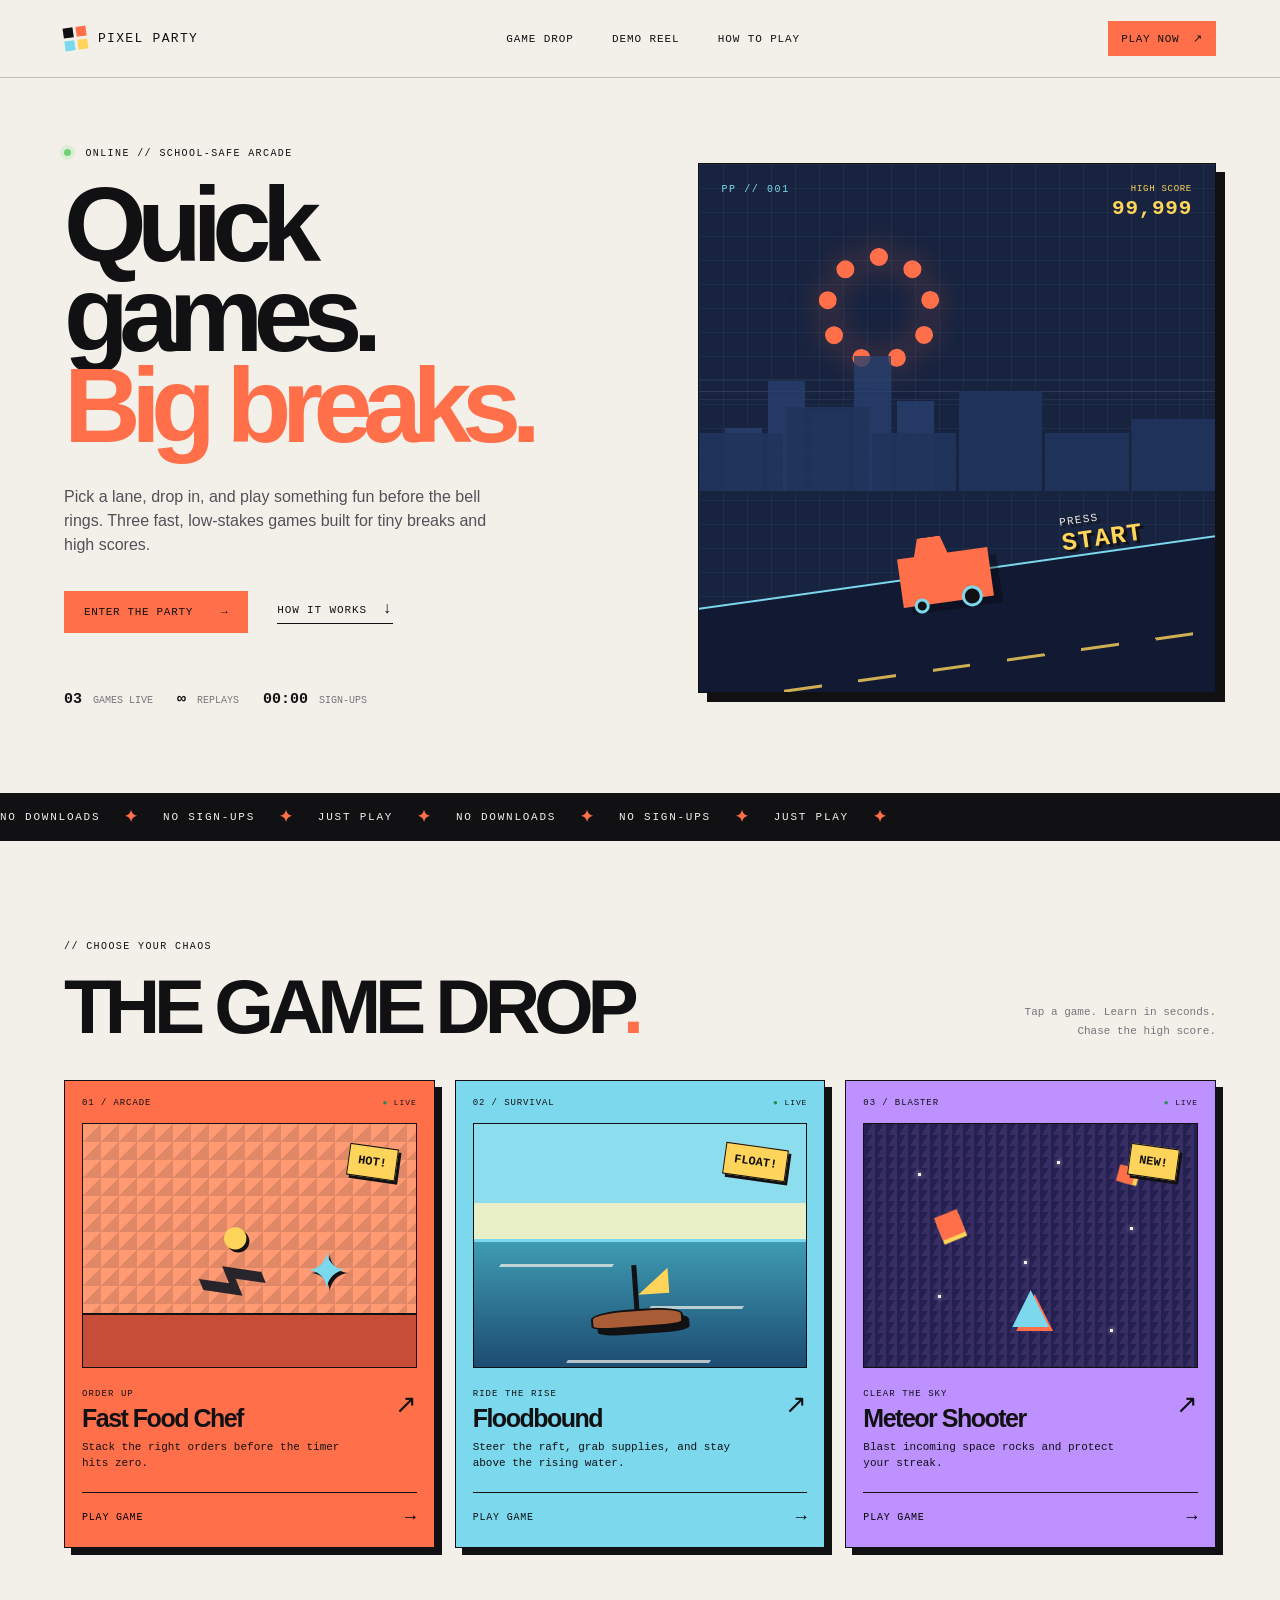
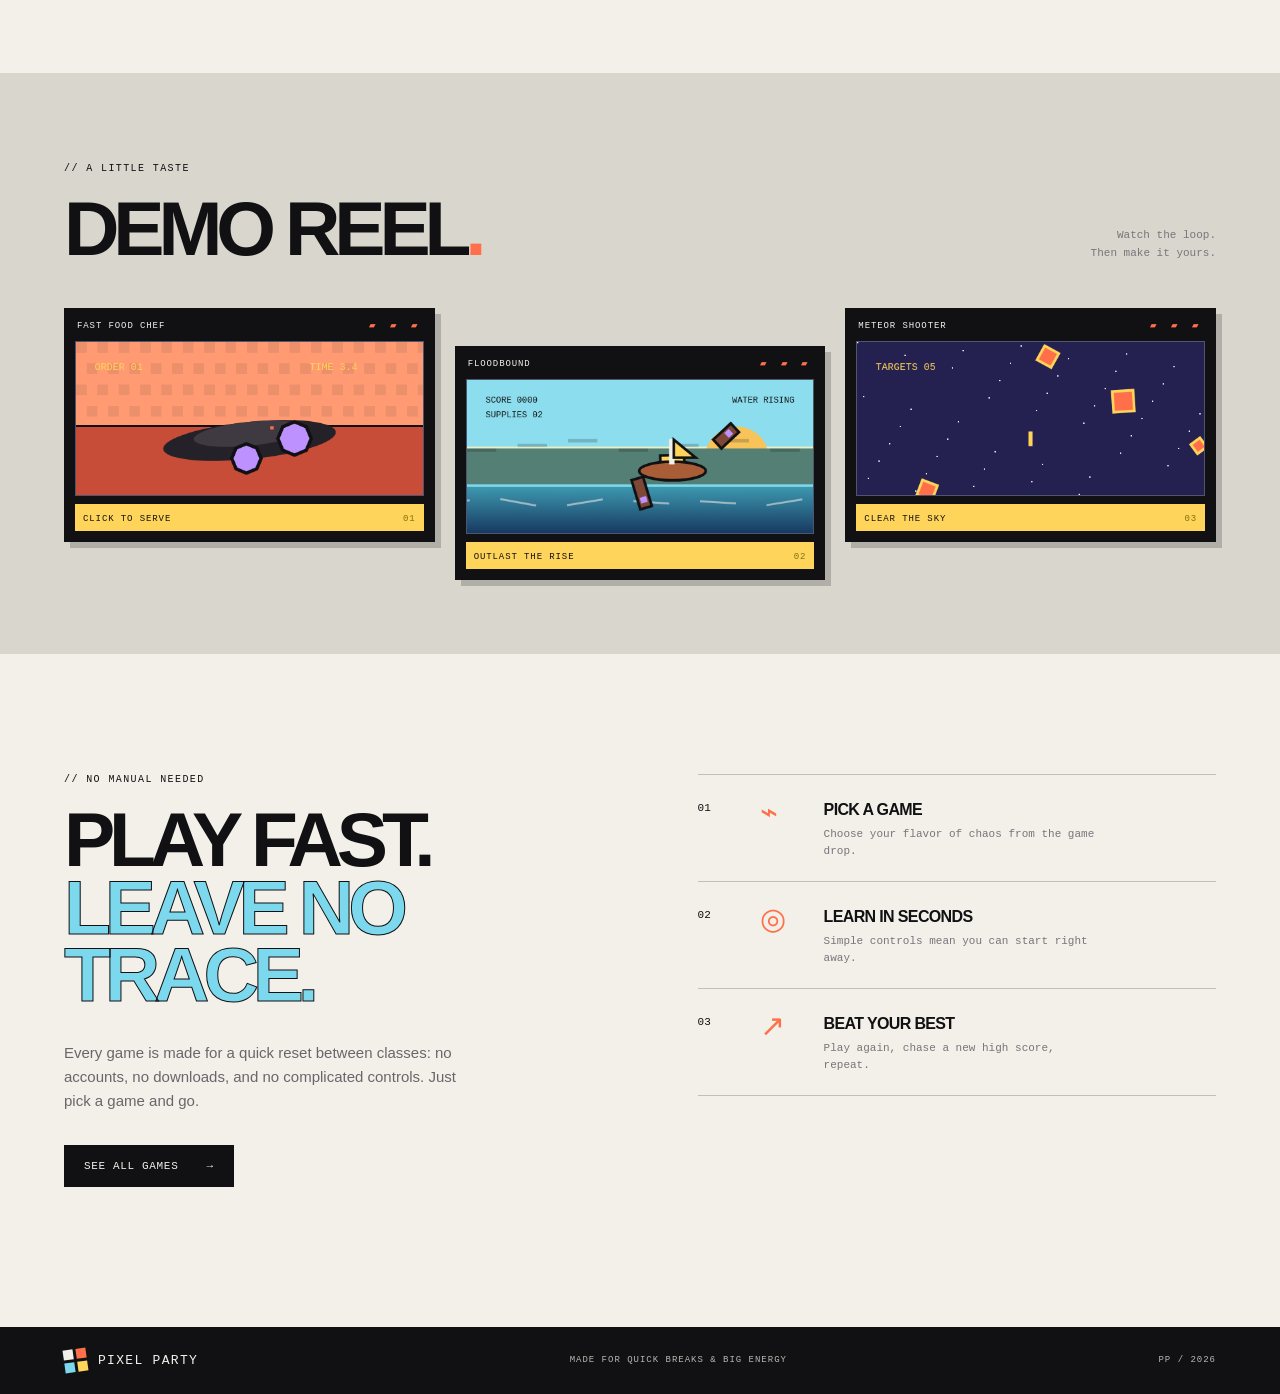
<file: index.html>
<!doctype html>
<html lang="en">
  <head>
    <meta charset="UTF-8" />
    <meta name="viewport" content="width=device-width, initial-scale=1.0" />
    <meta name="theme-color" content="#0b1020" />
    <meta
      name="description"
      content="Pixel Party is a fast, school-friendly arcade for quick game breaks."
    />
    <title>Pixel Party — Quick games. Big breaks.</title>
    <link rel="stylesheet" href="style.css" />
  </head>
  <body>
    <div class="site-shell">
      <header class="topbar">
        <a class="brand" href="#top" aria-label="Pixel Party home">
          <span class="brand-mark" aria-hidden="true"><i></i><i></i><i></i><i></i></span>
          <span>PIXEL PARTY</span>
        </a>
        <nav class="main-nav" aria-label="Main navigation">
          <a href="#games">GAME DROP</a>
          <a href="#demos">DEMO REEL</a>
          <a href="#how-to-play">HOW TO PLAY</a>
        </nav>
        <a class="button button-small button-accent" href="#games">PLAY NOW <span>↗</span></a>
      </header>

      <main id="top">
        <section class="hero section-grid">
          <div class="hero-copy">
            <p class="eyebrow"><span class="status-dot"></span> ONLINE // SCHOOL-SAFE ARCADE</p>
            <h1>Quick games.<br /><span>Big breaks.</span></h1>
            <p class="hero-lede">
              Pick a lane, drop in, and play something fun before the bell rings. Three fast,
              low-stakes games built for tiny breaks and high scores.
            </p>
            <div class="hero-actions">
              <a class="button button-accent" href="#games">ENTER THE PARTY <span>→</span></a>
              <a class="text-link" href="#how-to-play">HOW IT WORKS <span>↓</span></a>
            </div>
            <div class="hero-meta">
              <span><b>03</b> games live</span>
              <span><b>∞</b> replays</span>
              <span><b>00:00</b> sign-ups</span>
            </div>
          </div>
          <div class="hero-art" aria-label="Pixel Party arcade preview">
            <div class="scanline"></div>
            <div class="art-label label-top">PP // 001</div>
            <div class="art-label label-bottom">INSERT FUN</div>
            <div class="art-score"><span>HIGH SCORE</span><strong>99,999</strong></div>
            <div class="pixel-sun"></div>
            <div class="pixel-city city-back"><i></i><i></i><i></i><i></i><i></i></div>
            <div class="pixel-city city-front"><i></i><i></i><i></i><i></i><i></i><i></i></div>
            <div class="hero-car"><span></span></div>
            <div class="hero-road"></div>
            <div class="hero-art-copy">PRESS<br /><strong>START</strong></div>
          </div>
        </section>

        <section class="ticker" aria-label="Pixel Party announcements">
          <div class="ticker-track">
            <span>NO DOWNLOADS</span><b>✦</b><span>NO SIGN-UPS</span><b>✦</b><span>JUST PLAY</span><b>✦</b>
            <span>NO DOWNLOADS</span><b>✦</b><span>NO SIGN-UPS</span><b>✦</b><span>JUST PLAY</span><b>✦</b>
          </div>
        </section>

        <section id="games" class="games-section section-grid">
          <div class="section-heading">
            <div>
              <p class="eyebrow">// CHOOSE YOUR CHAOS</p>
              <h2>THE GAME DROP<span>.</span></h2>
            </div>
            <p class="section-note">Tap a game. Learn in seconds.<br />Chase the high score.</p>
          </div>
          <div class="game-grid">
            <article class="game-card card-orange" data-game="chef">
              <div class="card-topline"><span>01 / ARCADE</span><span>● LIVE</span></div>
              <div class="card-art chef-art">
                <div class="chef-counter"></div><div class="chef-pan">⌁</div><div class="chef-food food-one">●</div><div class="chef-food food-two">✦</div>
                <span class="art-sticker">HOT!</span>
              </div>
              <div class="card-info"><div><p class="game-kicker">ORDER UP</p><h3>Fast Food Chef</h3></div><span class="game-arrow">↗</span></div>
              <p class="card-description">Stack the right orders before the timer hits zero.</p>
              <button class="card-play" data-game="chef">PLAY GAME <span>→</span></button>
            </article>

            <article class="game-card card-blue">
              <div class="card-topline"><span>02 / SURVIVAL</span><span>● LIVE</span></div>
              <div class="card-art flood-art">
                <div class="flood-sky"></div><div class="flood-water"><i></i><i></i><i></i></div><div class="flood-raft"></div><span class="art-sticker">FLOAT!</span>
              </div>
              <div class="card-info"><div><p class="game-kicker">RIDE THE RISE</p><h3>Floodbound</h3></div><span class="game-arrow">↗</span></div>
              <p class="card-description">Steer the raft, grab supplies, and stay above the rising water.</p>
              <a class="card-play" href="floodbound/index.html" aria-label="Play the original Floodbound game">PLAY GAME <span>→</span></a>
            </article>

            <article class="game-card card-purple" data-game="meteor">
              <div class="card-topline"><span>03 / BLASTER</span><span>● LIVE</span></div>
              <div class="card-art meteor-art">
                <div class="starfield"><i></i><i></i><i></i><i></i><i></i><i></i></div><div class="meteor-ship">▲</div><div class="meteor-rock rock-a">◆</div><div class="meteor-rock rock-b">◆</div><span class="art-sticker">NEW!</span>
              </div>
              <div class="card-info"><div><p class="game-kicker">CLEAR THE SKY</p><h3>Meteor Shooter</h3></div><span class="game-arrow">↗</span></div>
              <p class="card-description">Blast incoming space rocks and protect your streak.</p>
              <button class="card-play" data-game="meteor">PLAY GAME <span>→</span></button>
            </article>
          </div>
        </section>

        <section id="demos" class="demo-section section-grid">
          <div class="section-heading demo-heading">
            <div><p class="eyebrow">// A LITTLE TASTE</p><h2>DEMO REEL<span>.</span></h2></div>
            <p class="section-note">Watch the loop.<br />Then make it yours.</p>
          </div>
          <div class="demo-grid">
            <div class="demo-window"><div class="window-bar"><span>FAST FOOD CHEF</span><b>▰ ▰ ▰</b></div><canvas id="demo-chef" width="520" height="230"></canvas><div class="demo-caption">CLICK TO SERVE <span>01</span></div></div>
            <div class="demo-window demo-offset"><div class="window-bar"><span>FLOODBOUND</span><b>▰ ▰ ▰</b></div><canvas id="demo-flood" width="520" height="230"></canvas><div class="demo-caption">OUTLAST THE RISE <span>02</span></div></div>
            <div class="demo-window"><div class="window-bar"><span>METEOR SHOOTER</span><b>▰ ▰ ▰</b></div><canvas id="demo-meteor" width="520" height="230"></canvas><div class="demo-caption">CLEAR THE SKY <span>03</span></div></div>
          </div>
        </section>

        <section id="how-to-play" class="how-section section-grid">
          <div class="how-copy"><p class="eyebrow">// NO MANUAL NEEDED</p><h2>PLAY FAST.<br /><span>LEAVE NO TRACE.</span></h2><p>Every game is made for a quick reset between classes: no accounts, no downloads, and no complicated controls. Just pick a game and go.</p><a class="button button-dark" href="#games">SEE ALL GAMES <span>→</span></a></div>
          <div class="how-steps"><div class="how-step"><strong>01</strong><span class="step-icon">⌁</span><div><h3>PICK A GAME</h3><p>Choose your flavor of chaos from the game drop.</p></div></div><div class="how-step"><strong>02</strong><span class="step-icon">◎</span><div><h3>LEARN IN SECONDS</h3><p>Simple controls mean you can start right away.</p></div></div><div class="how-step"><strong>03</strong><span class="step-icon">↗</span><div><h3>BEAT YOUR BEST</h3><p>Play again, chase a new high score, repeat.</p></div></div></div>
        </section>
      </main>

      <footer class="footer section-grid"><a class="brand" href="#top"><span class="brand-mark" aria-hidden="true"><i></i><i></i><i></i><i></i></span><span>PIXEL PARTY</span></a><p>MADE FOR QUICK BREAKS & BIG ENERGY</p><span class="footer-code">PP / 2026</span></footer>
    </div>

    <div class="game-modal" id="game-modal" aria-hidden="true">
      <div class="modal-backdrop" data-close-game></div>
      <section class="game-panel" role="dialog" aria-modal="true" aria-labelledby="modal-title">
        <div class="game-panel-head"><div><p class="eyebrow" id="modal-kicker">// ARCADE</p><h2 id="modal-title">Game</h2></div><button class="close-button" type="button" data-close-game aria-label="Close game">×</button></div>
        <div class="game-toolbar"><p id="modal-instructions">Instructions</p><div class="score-box">SCORE <strong id="modal-score">0000</strong></div></div>
        <div class="game-stage"><canvas id="game-canvas" width="900" height="520"></canvas><div id="game-overlay" class="game-overlay"><p id="overlay-label">READY?</p><button class="button button-accent" id="start-game" type="button">START GAME <span>→</span></button></div></div>
        <div class="game-panel-foot"><span>ESC TO EXIT</span><span id="modal-controls">MOUSE / KEYS</span><span>PIXEL PARTY ARCADE</span></div>
      </section>
    </div>
    <script src="script.js"></script>
  </body>
</html>
</file>
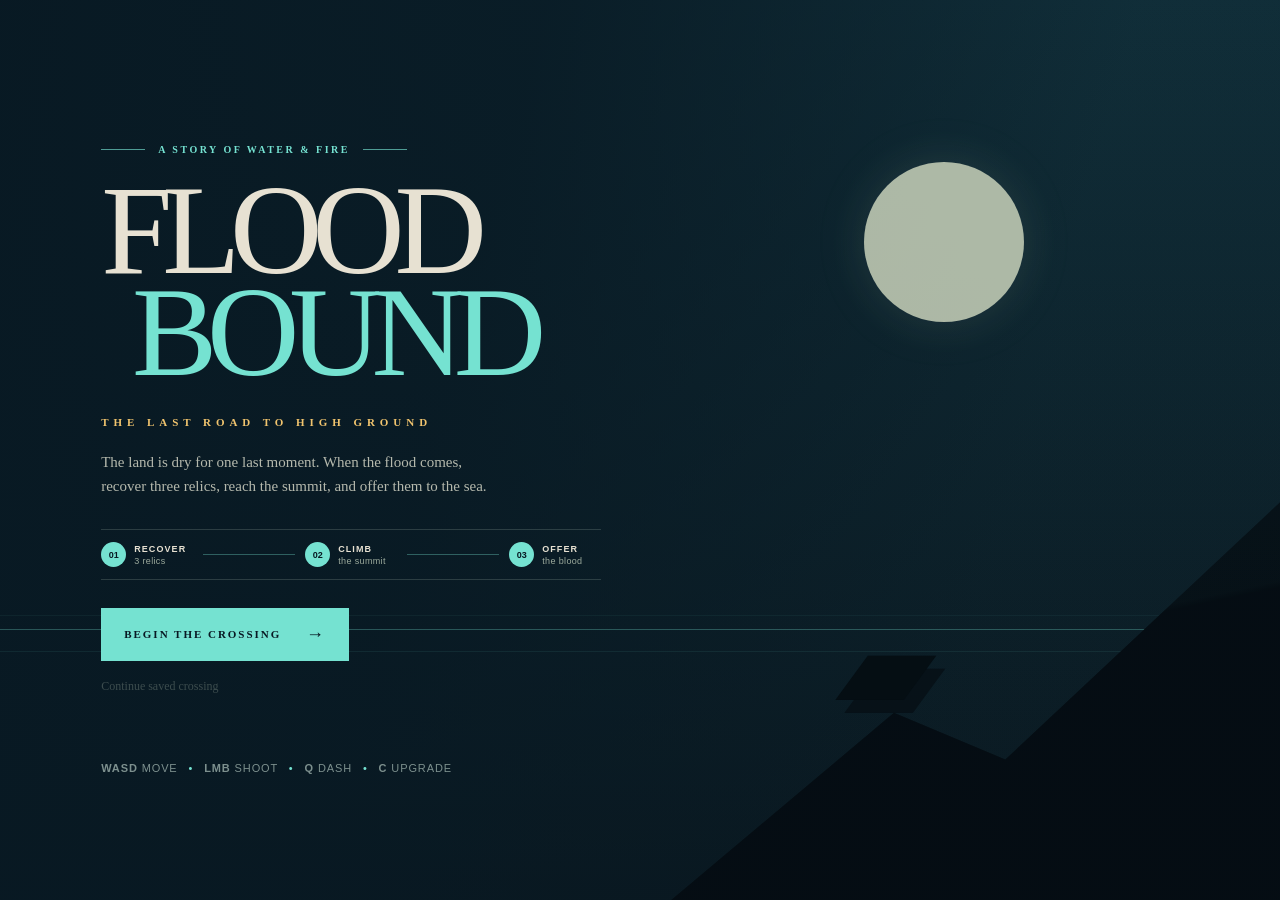
<file: floodbound/index.html>
<!doctype html>
<html lang="en">
<head>
  <meta charset="UTF-8" />
  <meta name="viewport" content="width=device-width, initial-scale=1.0" />
  <title>Floodbound: The Last Road</title>
  <link rel="stylesheet" href="styles.css?v=relic-guardians" />
</head>
<body>
  <main id="game-shell">
    <canvas id="game-canvas" aria-label="Floodbound game canvas"></canvas>

    <div class="vignette"></div>

    <section id="hud" class="hud hidden">
      <div class="hud-top">
        <div class="brand-lockup">
          <div class="brand-mark">✦</div>
          <div>
            <p class="eyebrow">THE LAST ROAD</p>
            <h1>FLOODBOUND</h1>
          </div>
        </div>
        <div class="objective-card">
          <span class="objective-label">CURRENT OBJECTIVE</span>
          <strong id="objective-text">Reach high ground</strong>
          <span id="objective-progress">0 / 3 relics recovered</span>
        </div>
        <div class="score-card"><span class="objective-label">ROAD SCORE</span><strong id="score-value">0000</strong></div>
        <div class="hud-actions">
          <button class="icon-button" id="save-button" title="Save game">▣</button>
          <button class="icon-button" id="menu-button" title="Open menu">☰</button>
        </div>
      </div>

      <div class="hud-bottom">
        <div class="status-cluster">
          <div class="mode-panel"><span class="eyebrow">RIG CONFIGURATION</span><strong id="mode-label">ARMOURED</strong><small id="mode-bonus">0.5X DAMAGE TAKEN // 1.5X DAMAGE</small><div class="mode-switcher"><button id="boat-button">BOAT <span>1</span></button><button class="selected" id="armour-button">ARMOURED <span>2</span></button></div></div>
          <div class="status-stack" id="status-stack">
            <div class="meter-row"><span>HEALTH</span><div class="meter"><i id="health-bar" class="health"></i></div><b id="health-value">100</b></div>
            <div class="meter-row"><span>STAMINA</span><div class="meter"><i id="stamina-bar" class="stamina"></i></div><b id="stamina-value">100</b></div>
            <div class="meter-row"><span>THIRST</span><div class="meter"><i id="thirst-bar" class="thirst"></i></div><b id="thirst-value">100</b></div>
            <div class="meter-row"><span>HUNGER</span><div class="meter"><i id="hunger-bar" class="hunger"></i></div><b id="hunger-value">100</b></div>
          </div>
        </div>
        <div class="ability-panel">
          <div class="ability primary"><span class="ability-key">LMB</span><span class="ability-icon">◈</span><div><small>LASER ULTIMATE / HOLD</small><strong id="ammo-value">∞</strong><div class="laser-meter"><i id="laser-bar"></i></div><em id="laser-status">READY</em></div></div>
          <div class="ability"><span class="ability-key" id="dash-key">Q</span><span class="ability-icon">➤</span><div><small>VEHICLE DASH</small><strong>READY</strong></div></div>
          <div class="ability god-locked" id="god-ability"><span class="ability-key" id="god-key">T</span><span class="ability-icon">✦</span><div><small>GOD MODE</small><strong id="god-status">STORY II</strong></div></div>
          <div class="ability god-locked" id="light-ability"><span class="ability-key" id="light-key">G</span><span class="ability-icon">✧</span><div><small>LIGHT CROWN // 6X</small><strong id="light-status">GOD MODE</strong></div></div>
          <div class="ability god-locked" id="dark-ability"><span class="ability-key" id="dark-key">H</span><span class="ability-icon">◐</span><div><small>DARKNESS // 7X</small><strong id="dark-status">GOD MODE</strong></div></div>
        </div>
      </div>
    </section>

    <div id="toast" class="toast"></div>
    <div id="damage-flash"></div>

    <section id="title-screen" class="screen visible">
      <div class="title-content">
        <div class="title-kicker"><span></span> A STORY OF WATER &amp; FIRE <span></span></div>
        <h2>FLOOD<span>BOUND</span></h2>
        <p class="title-subtitle">THE LAST ROAD TO HIGH GROUND</p>
        <p class="title-copy">The land is dry for one last moment. When the flood comes, recover three relics, reach the summit, and offer them to the sea.</p>
        <div class="mission-steps"><div class="mission-step"><b>01</b><span>RECOVER<br><em>3 relics</em></span></div><div class="mission-line"></div><div class="mission-step"><b>02</b><span>CLIMB<br><em>the summit</em></span></div><div class="mission-line"></div><div class="mission-step"><b>03</b><span>OFFER<br><em>the blood</em></span></div></div>
        <button id="start-button" class="primary-button">BEGIN THE CROSSING <span>→</span></button>
        <button id="continue-button" class="text-button">Continue saved crossing</button>
        <div class="title-hint"><b>WASD</b> MOVE <span>•</span> <b>LMB</b> SHOOT <span>•</span> <b>Q</b> DASH <span>•</span> <b>C</b> UPGRADE</div>
      </div>
      <div class="title-art"><div class="moon"></div><div class="art-rig">▰</div><div class="art-horizon"></div></div>
    </section>

    <section id="menu-screen" class="screen">
      <div class="panel menu-panel">
        <div class="panel-kicker">PAUSED // SAFEHOUSE SIGNAL</div>
        <h2>The crossing continues.</h2>
        <p>The water keeps rising. Your family is waiting beyond the next ridge.</p>
        <div class="menu-grid"><button id="resume-button" class="primary-button">RESUME <span>→</span></button><button id="restart-button" class="secondary-button">RESTART CROSSING</button></div>
        <div class="controls-copy"><span><b>W A S D</b> MOVE</span><span><b>LMB</b> FIRE / HOLD CHARGE</span><span><b id="menu-dash-key">Q</b> DASH</span><span><b>SHIFT</b> SPRINT</span><span><b>RMB</b> ZOOM</span><span><b>1 / 2</b> BOAT / ARMOUR</span><span><b>C</b> UPGRADE RIG</span><span><b id="menu-god-key">T</b> GOD MODE // 3 MIN</span><span><b id="menu-light-key">G</b> LIGHT CROWN</span><span><b id="menu-dark-key">H</b> DARKNESS WAVE</span><span><b>◇ / ◆</b> WATER / FOOD AUTO-COLLECT</span><span><b id="menu-menu-key">ESC</b> MENU</span></div>
        <div class="keybind-settings">
          <span class="eyebrow">EDIT KEYBINDS</span>
          <div class="keybind-grid">
            <label>GOD MODE <select id="god-key-select"></select></label>
            <label>LIGHT <select id="light-key-select"></select></label>
            <label>DARKNESS <select id="dark-key-select"></select></label>
            <label>DASH <select id="dash-key-select"></select></label>
            <label>MENU <select id="menu-key-select"></select></label>
          </div>
          <button id="apply-keybinds" class="secondary-button">APPLY KEYBINDS</button>
        </div>
      </div>
    </section>

    <section id="story-screen" class="screen">
      <div class="story-panel">
        <div class="story-image"><div class="tablet-glyph">◒</div></div>
        <div class="story-copy"><span class="panel-kicker" id="story-kicker">THE TABLET OF THE REBEL GOD</span><h2 id="story-title">The mountain remembers.</h2><p id="story-body">Three impossible relics hum in your hands. The flood is not a storm. It is a sentence, written by gods who fear what humanity might build next.</p><button id="story-button" class="primary-button">OFFER THE BLOOD <span>→</span></button></div>
      </div>
    </section>

    <section id="ending-screen" class="screen">
      <div class="ending-panel"><div class="ending-sigil">✦</div><span class="panel-kicker">THE BLOOD OF THE SEA</span><h2>The tide holds its breath.</h2><p>You offer the leviathan scale, the kraken scale, and Nessie's last bone fragment. Far below, three ancient hearts slow to a sleeping rhythm.</p><p class="ending-note" id="ending-water-status">THE LAND IS DRYING AGAIN...</p><button id="ending-button" class="primary-button">ENTER STORY II <span>→</span></button><span class="part-two">PART II // THE GODS ARE LISTENING</span></div>
    </section>

    <section id="defeat-screen" class="screen">
      <div class="defeat-panel"><div class="defeat-sigil">✕</div><span class="panel-kicker" id="defeat-kicker">THE ROAD IS LOST</span><h2 id="defeat-title">The tide claimed you.</h2><p id="defeat-copy">The flood rose faster than your family could run. The relics are still out there, waiting in the dark.</p><p id="defeat-speech" class="defeat-speech">The mountain keeps your last signal.</p><div class="god-court" aria-label="The gods laughing"><span>◉</span><span>◈</span><span>◍</span><span>◈</span><span>◉</span><em>HA HA HA</em></div><div class="defeat-stats"><span><b id="defeat-score">0000</b><small>SCORE</small></span><span><b id="defeat-kills">0</b><small>DEEP CREATURES</small></span></div><button id="defeat-restart-button" class="primary-button">TRY THE CROSSING AGAIN <span>↻</span></button></div>
    </section>
  </main>
  <script src="game.js?v=relic-guardians"></script>
</body>
</html>
</file>
<file: style.css>
:root{--ink:#111114;--paper:#f2f0e9;--orange:#ff704a;--yellow:#ffd45a;--blue:#7bd8ed;--purple:#bd91ff;--line:rgba(17,17,20,.22);--mono:'Courier New',monospace;--sans:'Trebuchet MS',Arial,sans-serif}
*{box-sizing:border-box}html{scroll-behavior:smooth}body{margin:0;background:var(--paper);color:var(--ink);font-family:var(--sans);overflow-x:hidden}a{color:inherit;text-decoration:none}button{font:inherit;border:0;cursor:pointer}.site-shell{max-width:1440px;margin:0 auto;background:var(--paper);box-shadow:0 0 80px rgba(17,17,20,.07)}.section-grid{padding-left:clamp(24px,5vw,84px);padding-right:clamp(24px,5vw,84px)}.topbar{height:78px;display:flex;align-items:center;justify-content:space-between;padding:0 clamp(24px,5vw,84px);border-bottom:1px solid var(--line);position:sticky;top:0;background:rgba(242,240,233,.92);backdrop-filter:blur(10px);z-index:20}.brand{display:flex;align-items:center;gap:11px;font:500 13px var(--mono);letter-spacing:.1em}.brand-mark{width:23px;height:23px;display:grid;grid-template-columns:repeat(2,1fr);gap:3px;transform:rotate(-8deg)}.brand-mark i{background:var(--ink);display:block}.brand-mark i:nth-child(2){background:var(--orange)}.brand-mark i:nth-child(3){background:var(--blue)}.brand-mark i:nth-child(4){background:var(--yellow)}.main-nav{display:flex;gap:clamp(18px,3vw,45px);font:500 11px var(--mono);letter-spacing:.08em}.main-nav a{transition:color .2s}.main-nav a:hover,.text-link:hover{color:var(--orange)}.button{display:inline-flex;align-items:center;justify-content:center;gap:28px;padding:15px 20px;font:500 11px var(--mono);letter-spacing:.06em;transition:transform .2s,box-shadow .2s}.button:hover{transform:translate(-2px,-2px);box-shadow:4px 4px 0 var(--ink)}.button-accent{background:var(--orange);color:var(--ink)}.button-dark{background:var(--ink);color:var(--paper)}.button-small{padding:11px 13px;gap:14px}.hero{min-height:620px;display:grid;grid-template-columns:1fr .95fr;gap:clamp(40px,7vw,110px);align-items:center;padding-top:70px;padding-bottom:85px}.eyebrow{font:500 10px var(--mono);letter-spacing:.14em;margin:0 0 21px}.status-dot{display:inline-block;background:#6ed270;width:7px;height:7px;border-radius:50%;margin-right:7px;box-shadow:0 0 0 4px rgba(110,210,112,.16)}h1,h2,h3,p{margin-top:0}h1{font-size:clamp(65px,8.3vw,126px);line-height:.85;letter-spacing:-.09em;margin-bottom:34px;font-weight:700}h1 span,h2 span{color:var(--orange)}.hero-lede{max-width:440px;font-size:16px;line-height:1.5;color:#525158;margin-bottom:34px}.hero-actions{display:flex;align-items:center;gap:29px}.text-link{font:500 11px var(--mono);letter-spacing:.08em;border-bottom:1px solid var(--ink);padding-bottom:5px}.text-link span{font-size:16px;margin-left:8px}.hero-meta{display:flex;gap:24px;margin-top:58px;font:400 10px var(--mono);color:#77757b;text-transform:uppercase}.hero-meta b{font-size:15px;color:var(--ink);margin-right:5px}.hero-art{height:min(530px,42vw);min-height:390px;background:#17233f;position:relative;overflow:hidden;border:1px solid var(--ink);box-shadow:9px 9px 0 var(--ink)}.hero-art:before{content:'';position:absolute;inset:0;background:linear-gradient(rgba(123,216,237,.06) 1px,transparent 1px),linear-gradient(90deg,rgba(123,216,237,.06) 1px,transparent 1px);background-size:24px 24px}.scanline{position:absolute;left:0;right:0;top:43%;height:1px;background:rgba(255,255,255,.1);box-shadow:0 8px 0 rgba(255,255,255,.06),0 -12px 0 rgba(255,255,255,.05)}.art-label{position:absolute;font:500 10px var(--mono);color:var(--blue);letter-spacing:.16em}.label-top{top:20px;left:22px}.label-bottom{bottom:20px;right:22px;color:var(--yellow)}.art-score{position:absolute;right:23px;top:20px;color:var(--yellow);text-align:right;font:500 9px var(--mono);letter-spacing:.08em}.art-score strong{display:block;font-size:21px;margin-top:3px}.pixel-sun{position:absolute;top:16%;left:23%;width:122px;height:122px;border:18px dotted var(--orange);border-radius:50%;filter:drop-shadow(0 0 14px rgba(255,112,74,.5))}.pixel-city{position:absolute;bottom:38%;display:flex;align-items:flex-end;gap:6px}.pixel-city i{width:37px;background:#28406e;display:block}.city-back{left:5%;opacity:.8}.city-back i:nth-child(1){height:63px}.city-back i:nth-child(2){height:110px}.city-back i:nth-child(3){height:78px}.city-back i:nth-child(4){height:135px}.city-back i:nth-child(5){height:90px}.city-front{left:0;right:0;gap:3px;justify-content:space-around;opacity:.95}.city-front i{background:#20345c;width:19%;height:58px}.city-front i:nth-child(2){height:84px}.city-front i:nth-child(4){height:100px}.city-front i:nth-child(6){height:72px}.hero-road{position:absolute;bottom:-12%;left:-8%;width:120%;height:35%;background:#111a32;transform:rotate(-8deg);border-top:2px solid var(--blue)}.hero-road:after{content:'';position:absolute;top:50%;left:20%;width:70%;height:3px;background:repeating-linear-gradient(90deg,var(--yellow) 0 38px,transparent 38px 75px);opacity:.8}.hero-car{position:absolute;width:91px;height:49px;background:var(--orange);bottom:17%;left:39%;transform:rotate(-8deg);box-shadow:8px 8px 0 rgba(0,0,0,.3);z-index:2}.hero-car:before{content:'';position:absolute;width:38px;height:25px;left:15px;top:-18px;background:var(--orange);clip-path:polygon(20% 0,80% 0,100% 100%,0 100%)}.hero-car span,.hero-car:after{content:'';position:absolute;width:15px;height:15px;background:var(--ink);border:3px solid var(--blue);border-radius:50%;bottom:-8px}.hero-car span{left:11px}.hero-car:after{right:11px}.hero-art-copy{position:absolute;right:14%;bottom:26%;z-index:3;color:var(--paper);font:500 11px var(--mono);line-height:1.2;letter-spacing:.12em;transform:rotate(-8deg);text-shadow:3px 3px var(--ink)}.hero-art-copy strong{font-size:25px;color:var(--yellow)}.ticker{background:var(--ink);color:var(--paper);overflow:hidden;padding:14px 0;font:500 11px var(--mono);letter-spacing:.16em}.ticker-track{width:max-content;display:flex;align-items:center;gap:24px;animation:marquee 25s linear infinite}.ticker b{color:var(--orange);font-size:16px}@keyframes marquee{to{transform:translateX(-50%)}}.games-section{padding-top:100px;padding-bottom:125px}.section-heading{display:flex;justify-content:space-between;align-items:end;margin-bottom:40px}.section-heading h2,.how-copy h2{font-size:clamp(42px,6vw,80px);letter-spacing:-.08em;line-height:.88;margin:0;font-weight:700}.section-note{text-align:right;font:400 11px var(--mono);line-height:1.7;color:#77757b;margin:0}.game-grid{display:grid;grid-template-columns:repeat(3,1fr);gap:20px}.game-card{padding:17px 17px 20px;border:1px solid var(--ink);box-shadow:7px 7px 0 var(--ink);transition:transform .2s,box-shadow .2s}.game-card:hover{transform:translateY(-6px);box-shadow:9px 13px 0 var(--ink)}.card-orange{background:var(--orange)}.card-blue{background:var(--blue)}.card-purple{background:var(--purple)}.card-topline,.window-bar,.demo-caption{font:500 9px var(--mono);letter-spacing:.1em;display:flex;justify-content:space-between}.card-topline{margin-bottom:15px}.card-topline span:last-child{font-size:8px}.card-topline span:last-child::first-letter{color:#278d54}.card-art{height:245px;position:relative;border:1px solid var(--ink);overflow:hidden}.chef-art{background:#ff9a73}.chef-art:before{content:'';position:absolute;inset:0;background:linear-gradient(135deg,transparent 49%,rgba(17,17,20,.13) 50%);background-size:18px 18px}.chef-counter{position:absolute;bottom:0;width:100%;height:54px;background:#c84d38;border-top:2px solid var(--ink)}.chef-pan{position:absolute;bottom:48px;left:33%;font-size:125px;line-height:.7;color:#28242b;transform:rotate(-22deg)}.chef-food{position:absolute;color:var(--yellow);font-size:52px;text-shadow:3px 3px var(--ink)}.food-one{left:41%;top:33%}.food-two{right:20%;top:48%;color:var(--blue)}.art-sticker{position:absolute;top:22px;right:19px;background:var(--yellow);padding:8px 9px;border:1px solid var(--ink);font:700 12px var(--mono);transform:rotate(8deg);box-shadow:3px 3px 0 var(--ink)}.drive-art{background:#8cdded}.drive-sky{height:52%;background:linear-gradient(#8cdded 0 60%,#e9f0c8 60%)}.drive-road{position:absolute;bottom:0;left:24%;width:52%;height:58%;background:#32333e;clip-path:polygon(34% 0,66% 0,100% 100%,0 100%);overflow:hidden}.drive-road i{position:absolute;width:5px;height:34px;background:var(--yellow);left:calc(50% - 2px);top:10px}.drive-road i:nth-child(2){top:82px}.drive-road i:nth-child(3){top:155px}.drive-car{position:absolute;bottom:24px;left:47%;width:48px;height:72px;background:var(--orange);border:2px solid var(--ink);transform:translateX(-50%);box-shadow:6px 6px 0 var(--ink)}.drive-car:before{content:'';position:absolute;inset:14px 7px 34px;background:var(--blue);border:1px solid var(--ink)}.drive-car:after{content:'•  •';position:absolute;bottom:7px;left:7px;white-space:pre;color:var(--ink);font-weight:bold;letter-spacing:9px}.meteor-art{background:#24204f}.meteor-art:before{content:'';position:absolute;inset:0;background:linear-gradient(120deg,transparent 49%,rgba(189,145,255,.12) 50%);background-size:11px 11px}.starfield i{position:absolute;width:3px;height:3px;background:var(--paper);box-shadow:0 0 5px var(--paper)}.starfield i:nth-child(1){top:20%;left:16%}.starfield i:nth-child(2){top:42%;left:80%}.starfield i:nth-child(3){top:70%;left:22%}.starfield i:nth-child(4){top:15%;left:58%}.starfield i:nth-child(5){top:84%;left:74%}.starfield i:nth-child(6){top:56%;left:48%}.meteor-ship{position:absolute;bottom:26px;left:50%;color:var(--blue);font-size:63px;transform:translateX(-50%);filter:drop-shadow(4px 4px 0 var(--orange))}.meteor-rock{position:absolute;color:var(--orange);font-size:45px;filter:drop-shadow(3px 3px 0 var(--yellow))}.rock-a{top:29%;left:21%;transform:rotate(23deg)}.rock-b{top:12%;right:18%;font-size:31px;transform:rotate(-30deg)}.card-info{display:flex;justify-content:space-between;align-items:start;margin:21px 0 7px}.game-kicker{font:500 9px var(--mono);letter-spacing:.12em;margin-bottom:5px}.card-info h3{font-size:25px;letter-spacing:-.06em;margin:0}.game-arrow{font-size:26px}.card-description{font:400 11px var(--mono);max-width:270px;line-height:1.45;margin:0 0 20px}.card-play{width:100%;display:flex;justify-content:space-between;align-items:center;background:transparent;border-top:1px solid var(--ink);padding:14px 0 0;font:500 10px var(--mono);letter-spacing:.08em;text-align:left}.card-play span{font-size:18px}.demo-section{background:#d9d6cd;padding-top:90px;padding-bottom:112px}.demo-heading{margin-bottom:45px}.demo-grid{display:grid;grid-template-columns:repeat(3,1fr);gap:20px}.demo-window{background:var(--ink);padding:10px;border:1px solid var(--ink);box-shadow:6px 6px 0 rgba(17,17,20,.2)}.demo-offset{transform:translateY(38px)}.window-bar{color:var(--paper);padding:2px 2px 10px}.window-bar b{font-size:8px;letter-spacing:5px;color:var(--orange)}.demo-window canvas{display:block;width:100%;height:auto;background:#25304d;border:1px solid #4d5570}.demo-caption{background:var(--yellow);padding:10px 8px 7px;margin-top:8px}.demo-caption span{color:#81710e}.how-section{display:grid;grid-template-columns:1fr 1fr;gap:10%;padding-top:120px;padding-bottom:140px}.how-copy p:not(.eyebrow){color:#69666b;max-width:400px;line-height:1.6;font-size:15px;margin:32px 0}.how-copy h2 span{color:var(--blue);-webkit-text-stroke:1px var(--ink)}.how-steps{border-top:1px solid var(--line)}.how-step{display:grid;grid-template-columns:44px 46px 1fr;gap:18px;align-items:start;padding:22px 0;border-bottom:1px solid var(--line)}.how-step>strong{font:500 11px var(--mono);padding-top:5px}.step-icon{font-size:30px;line-height:1;color:var(--orange)}.how-step h3{font-size:16px;letter-spacing:-.04em;margin:4px 0 7px}.how-step p{font:400 11px var(--mono);color:#77757b;line-height:1.5;margin:0;max-width:280px}.footer{background:var(--ink);color:var(--paper);display:flex;align-items:center;justify-content:space-between;padding-top:22px;padding-bottom:22px}.footer .brand-mark i:first-child{background:var(--paper)}.footer p,.footer-code{font:500 9px var(--mono);letter-spacing:.11em;margin:0;color:#b9b7b0}.game-modal{position:fixed;inset:0;display:none;align-items:center;justify-content:center;padding:18px;z-index:50}.game-modal.is-open{display:flex}.modal-backdrop{position:absolute;inset:0;background:rgba(12,12,18,.78);backdrop-filter:blur(7px)}.game-panel{width:min(960px,100%);background:var(--paper);position:relative;border:1px solid var(--ink);box-shadow:12px 12px 0 var(--orange);padding:22px}.game-panel-head{display:flex;justify-content:space-between;align-items:start}.game-panel h2{font-size:clamp(38px,6vw,64px);letter-spacing:-.08em;line-height:.8;margin:0}.close-button{background:transparent;font-size:35px;line-height:.6;padding:8px}.game-toolbar{display:flex;justify-content:space-between;align-items:center;gap:15px;margin:26px 0 12px;font:400 10px var(--mono);color:#66636b}.game-toolbar p{margin:0}.score-box{background:var(--ink);color:var(--paper);padding:10px 12px;white-space:nowrap}.score-box strong{color:var(--yellow);margin-left:10px}.game-stage{position:relative;background:#17233f;border:1px solid var(--ink);overflow:hidden}.game-stage canvas{display:block;width:100%;height:auto}.game-overlay{position:absolute;inset:0;display:flex;align-items:center;justify-content:center;flex-direction:column;background:rgba(17,21,45,.67);color:var(--paper)}.game-overlay p{font:500 44px var(--mono);letter-spacing:.05em;margin:0 0 22px;text-shadow:4px 4px var(--orange)}.game-panel-foot{display:flex;justify-content:space-between;font:500 9px var(--mono);letter-spacing:.1em;padding-top:12px;color:#77757b}@media(max-width:850px){.main-nav{display:none}.hero{grid-template-columns:1fr;padding-top:60px}.hero-art{height:480px;max-width:600px;width:100%;justify-self:center}.game-grid,.demo-grid{grid-template-columns:1fr 1fr}.game-card:last-child{grid-column:span 2}.demo-window:last-child{grid-column:span 2;max-width:calc(50% - 10px)}.how-section{grid-template-columns:1fr;gap:60px;padding-top:80px}}@media(max-width:560px){.topbar{height:65px}.topbar>.button{font-size:9px}.hero{padding-top:48px;padding-bottom:65px}.hero-art{height:380px;min-height:0}.hero-meta{gap:12px;flex-wrap:wrap;margin-top:42px}.section-heading{align-items:start;gap:30px;flex-direction:column}.section-note{text-align:left}.games-section,.demo-section{padding-top:70px;padding-bottom:80px}.game-grid,.demo-grid{grid-template-columns:1fr}.game-card:last-child,.demo-window:last-child{grid-column:auto}.demo-window:last-child{max-width:none}.demo-offset{transform:none}.how-section{padding-top:75px;padding-bottom:90px}.footer{align-items:start;gap:18px;flex-direction:column}.footer p{order:3}.game-panel{padding:16px}.game-panel-foot{font-size:8px}.game-toolbar{align-items:start;flex-direction:column}.score-box{align-self:stretch;display:flex;justify-content:space-between}}
/* Floodbound card artwork */
.flood-art{background:#8cdded}.flood-sky{height:54%;background:linear-gradient(#8cdded 0 60%,#e9f0c8 60%)}.flood-water{position:absolute;bottom:0;left:0;width:100%;height:53%;background:linear-gradient(#3f9bb2,#1c4c72);border-top:3px solid var(--blue);overflow:hidden}.flood-water i{position:absolute;width:34%;height:3px;background:rgba(242,240,233,.72);left:8%;top:22px;transform:skewX(-32deg)}.flood-water i:nth-child(2){left:53%;top:64px;width:28%}.flood-water i:nth-child(3){left:28%;top:118px;width:43%}.flood-raft{position:absolute;bottom:39px;left:49%;width:92px;height:19px;background:#a95d36;border:2px solid var(--ink);border-radius:40% 40% 24% 24%;transform:translateX(-50%) rotate(-4deg);box-shadow:6px 6px 0 var(--ink)}.flood-raft:before{content:'';position:absolute;left:42px;bottom:16px;width:5px;height:45px;background:var(--ink)}.flood-raft:after{content:'';position:absolute;left:47px;bottom:31px;border-style:solid;border-width:0 0 25px 31px;border-color:transparent transparent var(--yellow) transparent}
</file>
<file: floodbound/styles.css>
:root {
  --ink: #081923;
  --deep: #0c2631;
  --paper: #e7e1d2;
  --muted: #9caa9c;
  --aqua: #75e2d1;
  --aqua-bright: #b5fff0;
  --rust: #d9895b;
  --amber: #f1c46e;
  --line: rgba(222, 239, 221, .16);
  font-family: Georgia, 'Times New Roman', serif;
  color: var(--paper);
  background: var(--ink);
}

* { box-sizing: border-box; }
html, body, #game-shell { width: 100%; height: 100%; margin: 0; overflow: hidden; }
body { background: #08151e; }
button { font: inherit; color: inherit; cursor: pointer; }

#game-canvas { position: absolute; inset: 0; width: 100%; height: 100%; display: block; background: #0b2631; }
.vignette { position: absolute; inset: 0; pointer-events: none; background: radial-gradient(ellipse at center, transparent 35%, rgba(3, 11, 17, .38) 100%); z-index: 1; }
.hidden { display: none !important; }
.screen { position: absolute; inset: 0; z-index: 8; opacity: 0; pointer-events: none; transition: opacity .45s ease; display: grid; place-items: center; }
.screen.visible { opacity: 1; pointer-events: auto; }

.title-content { position: relative; z-index: 2; width: min(540px, 90vw); margin-right: min(42vw, 560px); margin-top: 2vh; text-align: left; }
.title-kicker, .panel-kicker, .eyebrow { letter-spacing: .25em; font-size: 10px; color: var(--aqua); font-weight: bold; }
.title-kicker { display: flex; align-items: center; gap: 13px; margin-bottom: 24px; }
.title-kicker span { display: block; width: 44px; height: 1px; background: var(--aqua); opacity: .65; }
.title-content h2 { margin: 0; color: var(--paper); font-size: clamp(64px, 10vw, 132px); line-height: .8; letter-spacing: -.08em; font-weight: 400; }
.title-content h2 span { display: block; color: var(--aqua); margin-left: .24em; }
.title-subtitle { color: var(--amber); letter-spacing: .45em; font-size: 11px; font-weight: bold; margin: 32px 0 22px; }
.title-copy { width: 390px; max-width: 100%; color: #b5b9ad; line-height: 1.65; font-size: 15px; margin-bottom: 30px; }
.mission-steps { width: min(500px, 100%); display: flex; align-items: center; gap: 10px; margin: 0 0 28px; padding: 12px 0; border-top: 1px solid var(--line); border-bottom: 1px solid var(--line); }
.mission-step { display: flex; align-items: center; gap: 8px; flex: 1; min-width: 0; color: var(--paper); font: bold 9px Arial, sans-serif; letter-spacing: .12em; line-height: 1.35; }
.mission-step span { white-space: nowrap; }
.mission-step b { display: grid; place-items: center; width: 25px; height: 25px; color: var(--ink); background: var(--aqua); border-radius: 50%; font-size: 9px; letter-spacing: 0; }
.mission-step em { color: var(--muted); font-style: normal; font-weight: normal; letter-spacing: .04em; }
.mission-line { flex: 1; min-width: 9px; height: 1px; background: rgba(117,226,209,.35); }
.primary-button, .secondary-button { border: 1px solid transparent; padding: 15px 22px; letter-spacing: .18em; font-size: 11px; font-weight: bold; background: var(--aqua); color: var(--ink); transition: transform .2s, background .2s, border .2s; }
.primary-button:hover, .secondary-button:hover { transform: translateY(-2px); background: var(--aqua-bright); }
.primary-button span { font-size: 18px; margin-left: 20px; vertical-align: -2px; }
.text-button { display: block; border: 0; background: transparent; color: var(--muted); padding: 18px 0; font-size: 12px; text-decoration: underline; text-underline-offset: 4px; }
.text-button:disabled { opacity: .35; cursor: default; text-decoration: none; }
.title-hint { color: #7d908e; font: 11px Arial, sans-serif; margin-top: 50px; letter-spacing: .08em; }
.title-hint span { color: var(--aqua); margin: 0 7px; }
.title-art { position: absolute; inset: 0; overflow: hidden; background: linear-gradient(105deg, rgba(8,25,35,.98) 0%, rgba(8,25,35,.82) 36%, rgba(7,23,31,.05) 75%), linear-gradient(180deg, #112f3a 0%, #0a1820 100%); }
.title-art:after { content: ''; position: absolute; right: 0; bottom: 0; width: 58%; height: 52%; background: linear-gradient(145deg, transparent 35%, rgba(4,11,16,.7) 36%), linear-gradient(168deg, transparent 49%, #06121a 50%); clip-path: polygon(18% 100%, 48% 60%, 63% 70%, 100% 15%, 100% 100%); }
.moon { position: absolute; right: 20%; top: 18%; width: 160px; height: 160px; border-radius: 50%; background: #d5dec4; box-shadow: 0 0 50px rgba(198,226,195,.15); opacity: .8; }
.art-rig { position: absolute; z-index: 2; right: 27%; bottom: 18%; color: #050e13; font-size: 120px; transform: skew(-12deg); text-shadow: 11px 13px 0 rgba(5,13,18,.7); }
.art-horizon { position: absolute; bottom: 30%; left: 0; right: 0; height: 1px; background: rgba(117,226,209,.3); box-shadow: 0 -14px 0 rgba(117,226,209,.05), 0 22px 0 rgba(117,226,209,.08); }

.hud { position: absolute; inset: 0; z-index: 4; pointer-events: none; }
.hud-top { display: flex; align-items: flex-start; justify-content: space-between; padding: 28px 34px; }
.brand-lockup { display: flex; gap: 12px; align-items: center; }
.brand-mark { width: 28px; height: 28px; display: grid; place-items: center; color: var(--aqua); border: 1px solid rgba(117,226,209,.5); border-radius: 50%; font-size: 15px; }
.brand-lockup h1 { font-size: 16px; letter-spacing: .28em; font-weight: 400; margin: 3px 0 0; }
.objective-card { border-left: 1px solid var(--aqua); padding: 1px 16px; background: rgba(6,17,24,.37); min-width: 215px; }
.objective-label { display: block; font: 9px Arial, sans-serif; letter-spacing: .2em; color: var(--muted); margin-bottom: 4px; }
.objective-card strong { display: block; color: var(--paper); font-size: 14px; font-weight: normal; }
.objective-card span:last-child { display: block; color: var(--aqua); font: 10px Arial, sans-serif; margin-top: 6px; }
.score-card { border-left: 1px solid var(--amber); padding: 1px 16px; min-width: 100px; background: rgba(6,17,24,.25); }
.score-card strong { display: block; color: var(--amber); font: 20px Arial, sans-serif; letter-spacing: .16em; margin-top: 5px; }
.hud-actions { display: flex; gap: 8px; pointer-events: auto; }
.icon-button { border: 1px solid var(--line); background: rgba(6,17,24,.38); color: var(--paper); width: 35px; height: 35px; font-size: 16px; }
.icon-button:hover { border-color: var(--aqua); color: var(--aqua); }
.hud-bottom { position: absolute; left: 34px; right: 34px; bottom: 28px; display: grid; grid-template-columns: minmax(240px, 1.1fr) 1.5fr minmax(200px, .8fr); gap: 38px; align-items: end; }
.status-cluster { grid-column: 1; display: flex; flex-direction: column; gap: 8px; align-self: end; width: 235px; }
.status-stack { width: 235px; }
.status-stack.god-mode .meter-row { grid-template-columns: 60px 1fr 58px; }
.meter-row { display: grid; grid-template-columns: 60px 1fr 26px; align-items: center; gap: 8px; height: 17px; font: 9px Arial, sans-serif; color: var(--muted); letter-spacing: .08em; }
.meter-row b { text-align: right; color: var(--paper); font-weight: normal; }
.meter { height: 4px; background: rgba(231,225,210,.14); overflow: hidden; }
.meter i { display: block; height: 100%; transition: width .25s; }
.health { background: var(--rust); } .stamina { background: var(--aqua); } .thirst { background: #8db3d1; } .hunger { background: var(--amber); }
.ability-panel { grid-column: 2 / 4; display: flex; gap: 10px; justify-content: center; }
.ability { min-width: 135px; border: 1px solid rgba(231,225,210,.16); background: rgba(6,17,24,.55); display: grid; grid-template-columns: 24px 32px 1fr; align-items: center; gap: 8px; padding: 8px 10px; }
.ability div { min-width: 0; }
.ability.primary { min-width: 180px; border-color: rgba(117,226,209,.7); }
.ability.locked { opacity: .55; }
.ability.god-locked { opacity: .55; }
.ability.god-ready { border-color: rgba(241,196,110,.72); opacity: 1; }
.ability.god-active { border-color: rgba(239,106,100,.9); opacity: 1; box-shadow: 0 0 18px rgba(239,106,100,.16); }
.ability-key { color: var(--aqua); font: bold 9px Arial, sans-serif; }
.ability-icon { font-size: 19px; color: var(--paper); }
.ability small { display: block; color: var(--muted); font: 8px Arial, sans-serif; letter-spacing: .09em; white-space: nowrap; }
.ability strong { display: block; color: var(--paper); font: 11px Arial, sans-serif; margin-top: 3px; }
.laser-meter { height: 5px; width: 100%; margin-top: 5px; background: rgba(231,225,210,.16); border: 1px solid rgba(239,106,100,.45); overflow: hidden; }
.laser-meter i { display: block; width: 100%; height: 100%; background: #ef6a64; transition: width .12s, background .2s; }
.laser-meter i.cooling { background: #d9895b; }
.ability em { display: block; color: #ef6a64; font: 8px Arial, sans-serif; font-style: normal; letter-spacing: .08em; margin-top: 3px; white-space: nowrap; }
.mode-panel { text-align: left; padding-bottom: 0; }
.mode-panel strong { display: block; color: var(--aqua); font-size: 17px; letter-spacing: .12em; font-weight: normal; margin: 5px 0 7px; }
.mode-panel small { display: block; color: var(--amber); font: 8px Arial, sans-serif; letter-spacing: .1em; margin-bottom: 6px; }
.mode-switcher { display: flex; justify-content: flex-start; gap: 7px; pointer-events: auto; }
.mode-switcher button { border: 0; color: var(--muted); background: transparent; font: 10px Arial, sans-serif; letter-spacing: .12em; padding: 4px; }
.mode-switcher button span { color: var(--aqua); border: 1px solid rgba(117,226,209,.4); padding: 2px 4px; margin-left: 4px; }
.mode-switcher button.selected { color: var(--paper); }

.toast { position: absolute; z-index: 10; left: 50%; top: 26%; transform: translate(-50%, -20px); opacity: 0; pointer-events: none; color: var(--aqua-bright); font: 12px Arial, sans-serif; letter-spacing: .15em; padding: 12px 17px; border: 1px solid rgba(117,226,209,.5); background: rgba(6,17,24,.82); transition: opacity .3s, transform .3s; }
.toast.show { opacity: 1; transform: translate(-50%, 0); }
#damage-flash { position: absolute; inset: 0; z-index: 3; pointer-events: none; background: rgba(221,79,52,.26); opacity: 0; }
#damage-flash.flash { animation: flash .3s ease; }
@keyframes flash { 0% { opacity: 1 } 100% { opacity: 0 } }

.panel { border: 1px solid rgba(117,226,209,.35); background: rgba(6,18,25,.92); box-shadow: 0 20px 80px rgba(0,0,0,.35); }
.menu-panel { width: min(520px, 90vw); padding: 38px; }
.menu-panel h2, .story-copy h2, .ending-panel h2 { font-weight: 400; font-size: 38px; margin: 12px 0 13px; line-height: 1; }
.menu-panel p, .story-copy p, .ending-panel p { color: var(--muted); font-size: 15px; line-height: 1.6; margin: 0 0 28px; }
.menu-grid { display: flex; gap: 10px; margin-bottom: 33px; }
.secondary-button { color: var(--paper); background: transparent; border-color: var(--line); }
.controls-copy { border-top: 1px solid var(--line); padding-top: 22px; display: flex; flex-wrap: wrap; gap: 12px 19px; color: var(--muted); font: 9px Arial, sans-serif; letter-spacing: .08em; }
.controls-copy b { color: var(--paper); }
.keybind-settings { margin-top: 22px; padding-top: 18px; border-top: 1px solid var(--line); }
.keybind-grid { display: grid; grid-template-columns: repeat(2, minmax(0, 1fr)); gap: 8px 12px; margin: 12px 0 15px; }
.keybind-grid label { display: flex; align-items: center; justify-content: space-between; gap: 8px; color: var(--muted); font: 9px Arial, sans-serif; letter-spacing: .08em; }
.keybind-grid select { min-width: 66px; padding: 5px 7px; border: 1px solid var(--line); background: rgba(6,17,24,.8); color: var(--paper); font: 10px Arial, sans-serif; letter-spacing: .12em; pointer-events: auto; }
.keybind-settings .secondary-button { padding: 9px 12px; font-size: 9px; pointer-events: auto; }
.story-panel { display: grid; grid-template-columns: 275px minmax(280px, 480px); width: min(780px, 92vw); background: rgba(6,18,25,.96); border: 1px solid rgba(117,226,209,.4); }
.story-image { min-height: 330px; background: radial-gradient(circle at 50% 42%, rgba(117,226,209,.23), transparent 21%), linear-gradient(140deg, #213f43, #081923 65%); display: grid; place-items: center; border-right: 1px solid var(--line); }
.tablet-glyph { color: var(--aqua); font-size: 90px; opacity: .8; filter: drop-shadow(0 0 20px rgba(117,226,209,.3)); }
.story-copy { padding: 47px 42px; }
.story-copy p { margin-bottom: 30px; }
.ending-panel { width: min(600px, 90vw); padding: 53px 60px; text-align: center; background: rgba(6,18,25,.94); border: 1px solid rgba(241,196,110,.55); box-shadow: 0 0 90px rgba(241,196,110,.1); }
.ending-sigil { color: var(--amber); font-size: 35px; margin-bottom: 20px; }
.ending-panel .panel-kicker { color: var(--amber); }
.ending-panel h2 { font-size: 48px; margin-top: 18px; }
.ending-note { color: var(--amber) !important; font-style: italic; }
.part-two { display: block; margin-top: 25px; color: #7f8275; font: 9px Arial, sans-serif; letter-spacing: .18em; }
.defeat-panel { width: min(520px, 90vw); padding: 46px 48px; text-align: center; background: rgba(21,12,15,.96); border: 1px solid rgba(217,137,91,.65); box-shadow: 0 0 90px rgba(217,82,57,.13); }
.defeat-sigil { color: var(--rust); font: 28px Arial, sans-serif; margin-bottom: 18px; }
.defeat-panel .panel-kicker { color: var(--rust); }
.defeat-speech, .god-court { display: none; }
.defeat-screen.god-failure { background: radial-gradient(circle at 50% 42%, rgba(58,17,68,.32), rgba(2,4,9,.96) 62%), rgba(2,4,9,.94); }
.god-failure .defeat-panel { position: relative; overflow: hidden; background: rgba(5,4,13,.97); border-color: rgba(158,92,196,.75); box-shadow: 0 0 110px rgba(72,22,104,.48), inset 0 0 60px rgba(31,12,48,.8); }
.god-failure .defeat-sigil { color: #c08be7; text-shadow: 0 0 22px #8d4dc4; }
.god-failure .defeat-panel .panel-kicker { color: #c08be7; }
.god-failure .defeat-panel h2 { color: #eee3ff; text-shadow: 0 0 24px rgba(166,95,218,.75); }
.god-failure .defeat-copy { color: #b9a7c8; }
.defeat-speech { color: #e2b8ff !important; font-family: Georgia, serif; font-style: italic; line-height: 1.55 !important; margin: -8px auto 18px !important; max-width: 430px; }
.god-failure .defeat-speech { display: block; }
.god-court { position: relative; min-height: 88px; align-items: end; justify-content: center; gap: 10px; margin: 10px auto 23px; color: #bc7ce7; }
.god-failure .god-court { display: flex; }
.god-court span { display: grid; place-items: center; width: 38px; height: 58px; border: 1px solid rgba(188,124,231,.4); border-radius: 50% 50% 35% 35%; background: radial-gradient(circle at 50% 30%, rgba(219,180,255,.46) 0 9%, transparent 11%), linear-gradient(rgba(112,42,146,.35), rgba(11,5,20,.95)); font-size: 17px; box-shadow: 0 0 22px rgba(156,72,213,.24); animation: godLaugh 1.35s ease-in-out infinite; }
.god-court span:nth-child(2) { height: 72px; animation-delay: -.22s; }
.god-court span:nth-child(3) { height: 82px; animation-delay: -.5s; }
.god-court span:nth-child(4) { height: 70px; animation-delay: -.78s; }
.god-court span:nth-child(5) { animation-delay: -1s; }
.god-court em { position: absolute; bottom: -2px; left: 0; right: 0; color: #d59af7; font: 9px Arial, sans-serif; letter-spacing: .34em; text-shadow: 0 0 12px #a34fd4; animation: laughFlicker .8s steps(2, end) infinite; }
@keyframes godLaugh { 0%, 100% { transform: translateY(0) scaleY(1); } 50% { transform: translateY(-5px) scaleY(.94); } }
@keyframes laughFlicker { 0%, 100% { opacity: .55; } 50% { opacity: 1; } }
.defeat-panel h2 { font-weight: 400; font-size: 43px; line-height: 1; margin: 16px 0 14px; }
.defeat-panel p { color: var(--muted); font-size: 15px; line-height: 1.6; margin: 0 auto 25px; max-width: 390px; }
.defeat-stats { display: flex; justify-content: center; gap: 45px; margin: 0 0 27px; padding: 18px 0; border-top: 1px solid rgba(217,137,91,.25); border-bottom: 1px solid rgba(217,137,91,.25); }
.defeat-stats span { display: grid; gap: 5px; }
.defeat-stats b { color: var(--paper); font: 21px Arial, sans-serif; letter-spacing: .12em; }
.defeat-stats small { color: var(--rust); font: 8px Arial, sans-serif; letter-spacing: .16em; }

@media (max-width: 820px) {
  .title-content { margin: 0; padding: 0 9vw; width: 100%; }
  .title-art { background: linear-gradient(105deg, rgba(8,25,35,.98) 0%, rgba(8,25,35,.92) 55%, rgba(7,23,31,.48) 100%), linear-gradient(180deg, #112f3a 0%, #0a1820 100%); }
  .title-content h2 { font-size: clamp(60px, 17vw, 110px); }
  .hud-top { padding: 18px; } .objective-card, .score-card { display: none; } .hud-actions { margin-left: auto; }
  .hud-bottom { left: 18px; right: 18px; bottom: 18px; grid-template-columns: 1fr 1fr; gap: 18px; }
  .ability-panel { grid-column: 1 / -1; grid-row: 1; justify-content: flex-start; overflow-x: auto; padding-bottom: 4px; } .ability { min-width: 112px; flex: 0 0 112px; } .ability.primary { min-width: 180px; flex-basis: 180px; } .ability small { font-size: 7px; }
  .status-cluster { grid-column: 1; grid-row: 2; width: 100%; } .status-stack { width: 100%; }
  .story-panel { grid-template-columns: 1fr; } .story-image { min-height: 130px; border-right: 0; border-bottom: 1px solid var(--line); } .story-copy { padding: 30px; }
}
@media (max-width: 500px) { .title-subtitle { margin: 19px 0 14px; letter-spacing: .3em; } .title-copy { font-size: 13px; margin-bottom: 18px; } .mission-steps { gap: 5px; margin-bottom: 18px; } .mission-step { gap: 4px; font-size: 7px; } .mission-step b { width: 21px; height: 21px; } .title-hint { margin-top: 12px; font-size: 8px; } .ability-icon { display: none; } .ability { grid-template-columns: 20px 1fr; } .ability div { grid-column: 2; } .keybind-grid { grid-template-columns: 1fr; } .ending-panel, .defeat-panel { padding: 35px 25px; } }
</file>
